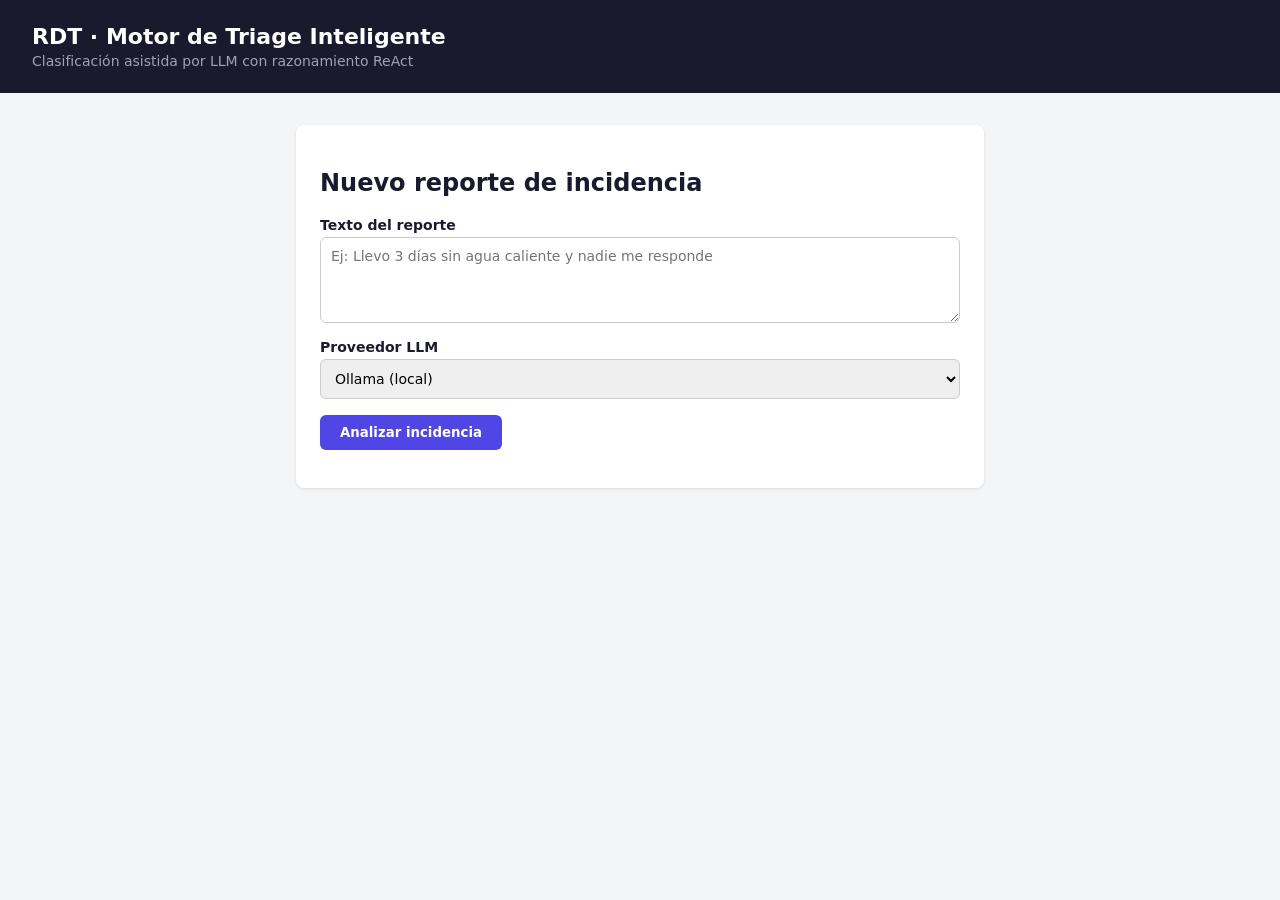
<file: frontend/index.html>
<!DOCTYPE html>
<html lang="es">
<head>
  <meta charset="UTF-8" />
  <title>RDT - Revenue-Driven Triage</title>
  <link rel="stylesheet" href="style.css" />
</head>
<body>
  <header>
    <h1>RDT · Motor de Triage Inteligente</h1>
    <p class="subtitle">Clasificación asistida por LLM con razonamiento ReAct</p>
  </header>

  <main>
    <section class="panel">
      <h2>Nuevo reporte de incidencia</h2>
      <form id="triage-form">
        <label for="feedback_text">Texto del reporte</label>
        <textarea id="feedback_text" rows="4" required
          placeholder="Ej: Llevo 3 días sin agua caliente y nadie me responde"></textarea>

        <label for="provider">Proveedor LLM</label>
        <select id="provider">
          <option value="ollama">Ollama (local)</option>
          <option value="external">Groq (externo)</option>
        </select>

        <button type="submit" id="submit-btn">Analizar incidencia</button>
      </form>
      <p id="status-message"></p>
    </section>

    <section class="panel" id="result-panel" hidden>
      <h2>Resultado del triage</h2>

      <div class="result-grid">
        <div><span class="label">Categoría</span><span id="r-category"></span></div>
        <div><span class="label">Urgencia</span><span id="r-urgency" class="badge"></span></div>
        <div><span class="label">Departamento</span><span id="r-department"></span></div>
      </div>

      <p class="label">Resumen</p>
      <p id="r-summary"></p>

      <p class="label">Razonamiento (ReAct)</p>
      <p id="r-reasoning" class="reasoning-box"></p>

      <p class="label">Métricas</p>
      <div class="metrics-grid">
        <div><span class="label">Latencia</span><span id="m-latency"></span></div>
        <div><span class="label">Tokens in/out</span><span id="m-tokens"></span></div>
        <div><span class="label">Coste estimado</span><span id="m-cost"></span></div>
        <div><span class="label">Proveedor / Modelo</span><span id="m-provider"></span></div>
      </div>

      <div class="hitl-actions">
        <p class="label">Revisión humana</p>
        <button id="approve-btn" class="approve">✓ Aprobar</button>
        <button id="reject-btn" class="reject">✗ Rechazar</button>
        <p id="hitl-status"></p>
      </div>
    </section>
  </main>

  <script src="script.js"></script>
</body>
</html>
</file>
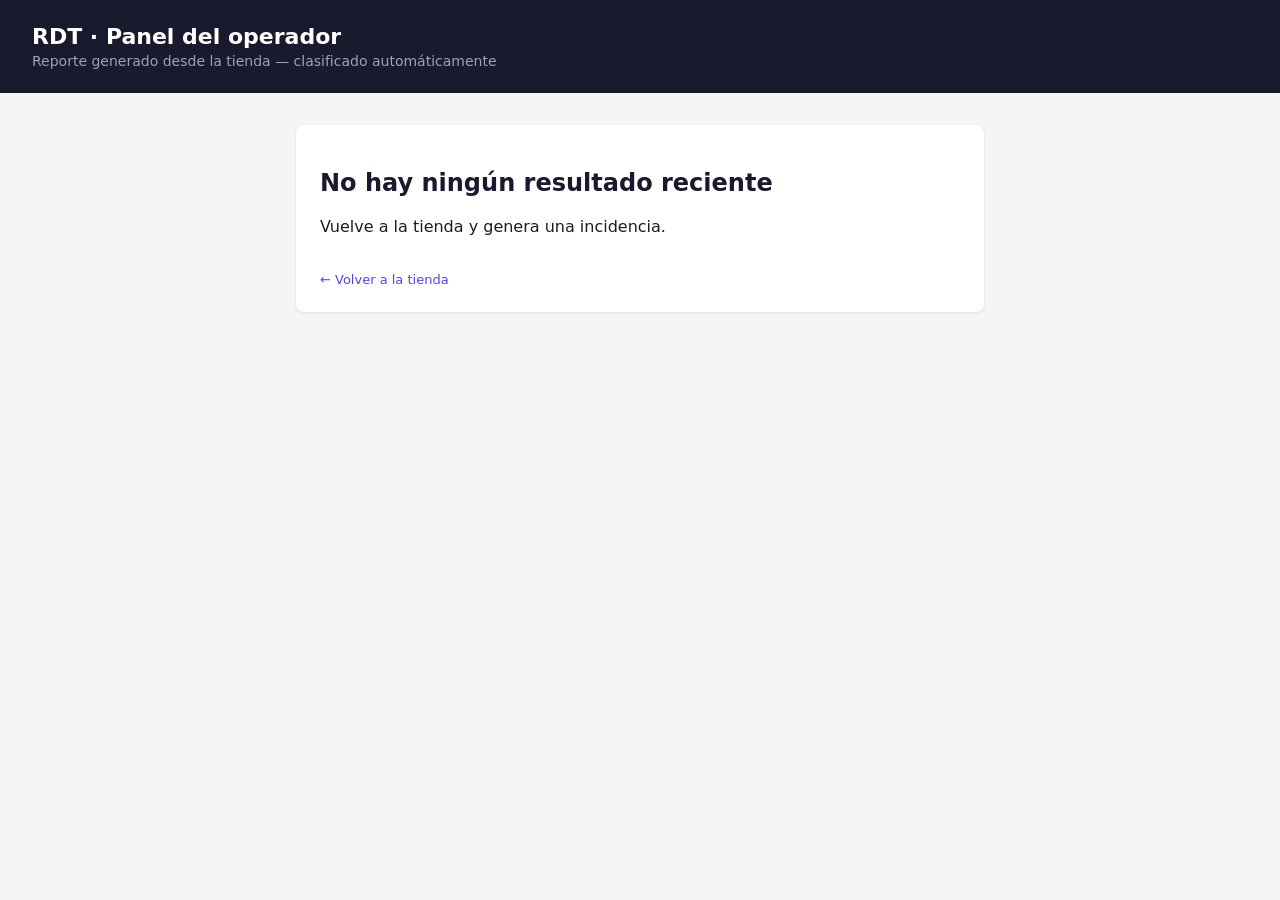
<file: frontend/confirmation.html>
<!DOCTYPE html>
<html lang="es">
<head>
  <meta charset="UTF-8" />
  <title>RDT - Resultado del análisis</title>
  <link rel="stylesheet" href="style.css" />
</head>
<body>
  <header>
    <h1>RDT · Panel del operador</h1>
    <p class="subtitle">Reporte generado desde la tienda — clasificado automáticamente</p>
  </header>

  <main>
    <section class="panel" id="result-panel">
      <h2>Resultado del triage</h2>
      <p class="label">Producto</p>
      <p id="r-product"></p>

      <div class="result-grid">
        <div><span class="label">Categoría</span><span id="r-category"></span></div>
        <div><span class="label">Urgencia</span><span id="r-urgency" class="badge"></span></div>
        <div><span class="label">Departamento</span><span id="r-department"></span></div>
      </div>

      <p class="label">Resumen</p>
      <p id="r-summary"></p>

      <p class="label">Razonamiento (ReAct)</p>
      <p id="r-reasoning" class="reasoning-box"></p>

      <p class="label">Evaluación de riesgo</p>
      <div class="result-grid">
        <div><span class="label">Financial risk</span><span id="risk-financial"></span></div>
        <div><span class="label">Churn risk</span><span id="risk-churn"></span></div>
        <div><span class="label">Risk score</span><span id="risk-score" class="badge"></span></div>
      </div>
      <p class="reasoning-box" id="risk-note" style="font-size: 12px;"></p>

      <p class="label">Decisión</p>
      <div class="result-grid">
        <div><span class="label">Prioridad</span><span id="dec-priority" class="badge"></span></div>
        <div><span class="label">Acción recomendada</span><span id="dec-action"></span></div>
      </div>

      <p class="label">Métricas</p>
      <div class="metrics-grid">
        <div><span class="label">Latencia</span><span id="m-latency"></span></div>
        <div><span class="label">Tokens in/out</span><span id="m-tokens"></span></div>
        <div><span class="label">Coste estimado</span><span id="m-cost"></span></div>
        <div><span class="label">Proveedor / Modelo</span><span id="m-provider"></span></div>
      </div>

      <div class="hitl-actions">
        <p class="label">Revisión humana</p>
        <button id="approve-btn" class="approve">✓ Aprobar</button>
        <button id="reject-btn" class="reject">✗ Rechazar</button>
        <p id="hitl-status"></p>
      </div>

      <a href="shop.html" class="back-link">← Volver a la tienda</a>
    </section>
  </main>

  <script src="confirmation.js"></script>
</body>
</html>
</file>
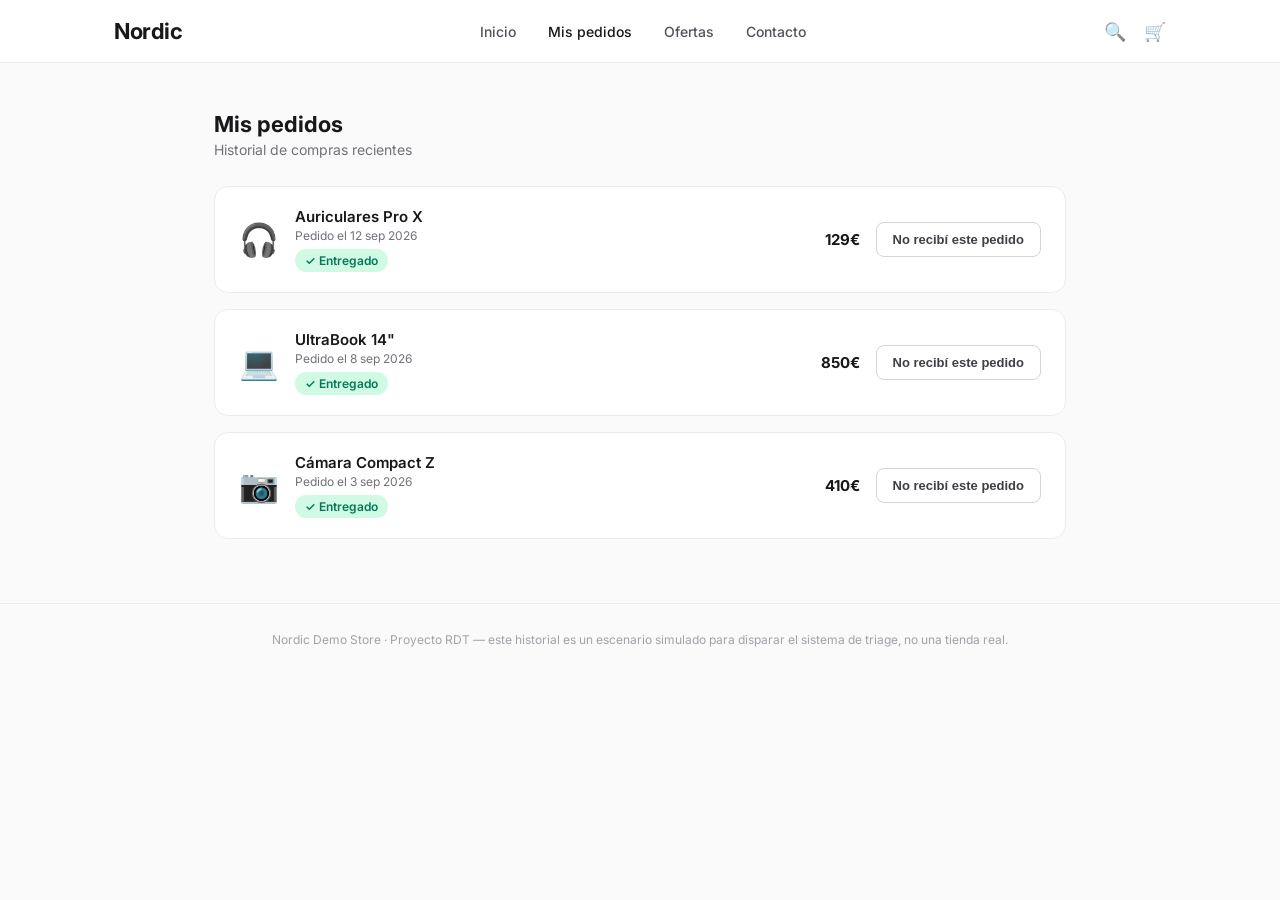
<file: frontend/orders.html>
<!DOCTYPE html>
<html lang="es">
<head>
  <meta charset="UTF-8" />
  <meta name="viewport" content="width=device-width, initial-scale=1.0" />
  <title>Nordic · Mis pedidos</title>
  <link rel="preconnect" href="https://fonts.googleapis.com">
  <link href="https://fonts.googleapis.com/css2?family=Inter:wght@400;500;600;700&display=swap" rel="stylesheet">
  <link rel="stylesheet" href="orders.css" />
</head>
<body>
  <header class="site-header">
    <div class="header-inner">
      <div class="logo">Nordic</div>
      <nav class="main-nav">
        <a href="shop.html">Inicio</a>
        <a href="orders.html" class="active">Mis pedidos</a>
        <a href="#">Ofertas</a>
        <a href="#">Contacto</a>
      </nav>
      <div class="header-icons">
        <span class="icon-btn" aria-hidden="true">🔍</span>
        <span class="icon-btn" aria-hidden="true">🛒</span>
      </div>
    </div>
  </header>

  <main class="orders-main">
    <div class="section-heading">
      <h2>Mis pedidos</h2>
      <p>Historial de compras recientes</p>
    </div>

    <div id="orders-list"></div>
  </main>

  <footer class="site-footer">
    <p>Nordic Demo Store · Proyecto RDT — este historial es un escenario simulado para disparar el sistema de triage, no una tienda real.</p>
  </footer>

  <div id="report-modal" class="modal-overlay" hidden>
    <div class="modal-box">
      <div id="modal-checking">
        <div class="spinner"></div>
        <p>Verificando estado del pedido...</p>
      </div>

      <div id="modal-mismatch" hidden>
        <div class="error-icon" aria-hidden="true">!</div>
        <h2>Pedido marcado como entregado</h2>
        <p class="modal-product-name" id="modal-order-name"></p>
        <div class="mismatch-box">
          Nuestro sistema indica que este pedido fue entregado el <strong id="modal-delivery-date"></strong>.
        </div>
        <label class="modal-hint" for="report-text">Cuéntanos qué pasó y lo revisaremos</label>
        <textarea id="report-text" rows="3"
          placeholder="Ej: No he recibido nada en mi domicilio, revisé con vecinos y portería..."></textarea>
        <p id="report-status"></p>
      </div>
    </div>
  </div>

  <script src="orders.js"></script>
</body>
</html>
</file>
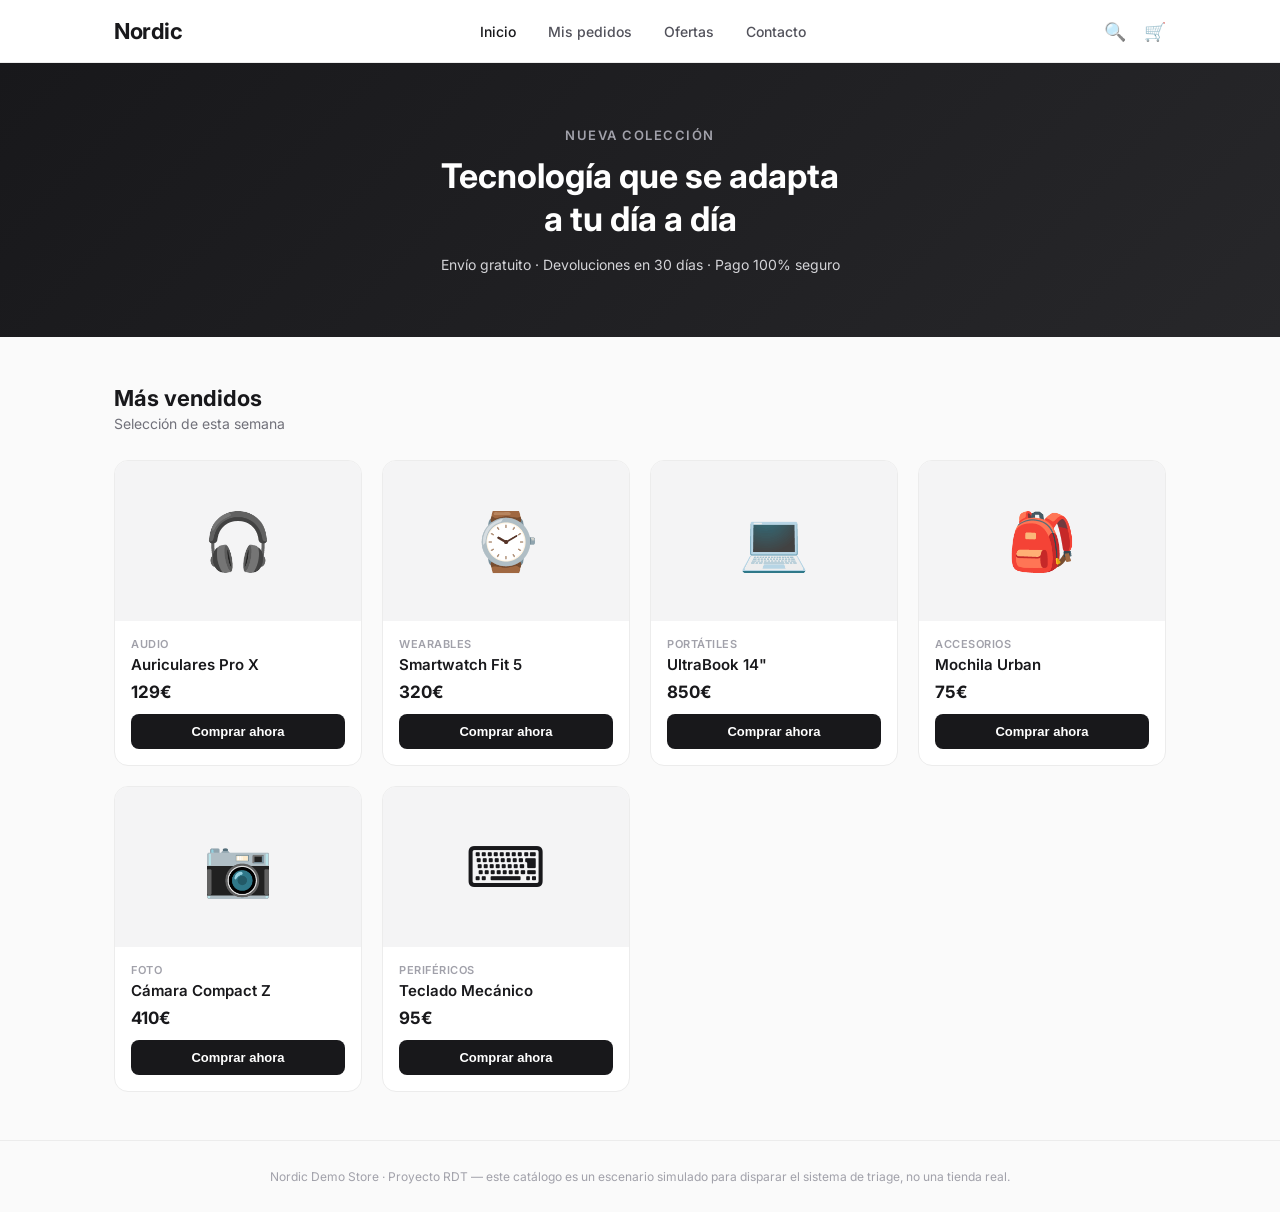
<file: frontend/shop.html>
<!DOCTYPE html>
<html lang="es">
<head>
  <meta charset="UTF-8" />
  <meta name="viewport" content="width=device-width, initial-scale=1.0" />
  <title>Nordic · Tienda</title>
  <link rel="preconnect" href="https://fonts.googleapis.com">
  <link href="https://fonts.googleapis.com/css2?family=Inter:wght@400;500;600;700&display=swap" rel="stylesheet">
  <link rel="stylesheet" href="shop.css" />
</head>
<body>
  <header class="site-header">
    <div class="header-inner">
      <div class="logo">Nordic</div>
      <nav class="main-nav">
        <a href="#" class="active">Inicio</a>
        <a href="orders.html">Mis pedidos</a>
        <a href="#">Ofertas</a>
        <a href="#">Contacto</a>
      </nav>
      <div class="header-icons">
        <span class="icon-btn" aria-hidden="true">🔍</span>
        <span class="icon-btn" aria-hidden="true">🛒</span>
      </div>
    </div>
  </header>

  <section class="hero">
    <div class="hero-inner">
      <p class="hero-eyebrow">Nueva colección</p>
      <h1>Tecnología que se adapta<br>a tu día a día</h1>
      <p class="hero-sub">Envío gratuito · Devoluciones en 30 días · Pago 100% seguro</p>
    </div>
  </section>

  <main class="shop-main">
    <div class="section-heading">
      <h2>Más vendidos</h2>
      <p>Selección de esta semana</p>
    </div>

    <div class="product-grid" id="product-grid"></div>
  </main>

  <footer class="site-footer">
    <p>Nordic Demo Store · Proyecto RDT — este catálogo es un escenario simulado para disparar el sistema de triage, no una tienda real.</p>
  </footer>

  <div id="payment-modal" class="modal-overlay" hidden>
    <div class="modal-box">
      <div id="modal-processing">
        <div class="spinner"></div>
        <p>Procesando pago...</p>
      </div>

      <div id="modal-failed" hidden>
        <div class="error-icon" aria-hidden="true">!</div>
        <h2>No se pudo procesar el pago</h2>
        <p class="modal-product-name" id="modal-product-name"></p>
        <label class="modal-hint" for="complaint-text">Cuéntanos qué pasó y lo revisaremos</label>
        <textarea id="complaint-text" rows="3"
          placeholder="Ej: Llevo varios intentos y no me deja pagar con mi tarjeta..."></textarea>
        <p id="complaint-status"></p>
      </div>
    </div>
  </div>

  <script src="shop.js"></script>
</body>
</html>
</file>
<file: frontend/style.css>
* { box-sizing: border-box; font-family: system-ui, sans-serif; }
body { margin: 0; background: #f4f5f7; color: #1a1a2e; }

header {
  background: #1a1a2e;
  color: white;
  padding: 24px 32px;
}
header h1 { margin: 0; font-size: 22px; }
.subtitle { margin: 4px 0 0; color: #a0a0b8; font-size: 14px; }

main {
  max-width: 720px;
  margin: 32px auto;
  padding: 0 16px;
  display: flex;
  flex-direction: column;
  gap: 24px;
}

.panel {
  background: white;
  border-radius: 8px;
  padding: 24px;
  box-shadow: 0 1px 3px rgba(0,0,0,0.1);
}

label { display: block; margin: 12px 0 4px; font-weight: 600; font-size: 14px; }
textarea, select {
  width: 100%;
  padding: 10px;
  border: 1px solid #ccc;
  border-radius: 6px;
  font-size: 14px;
}

button {
  margin-top: 16px;
  padding: 10px 20px;
  border: none;
  border-radius: 6px;
  background: #4f46e5;
  color: white;
  font-weight: 600;
  cursor: pointer;
}
button:hover { background: #4338ca; }
button:disabled { background: #a5a5c0; cursor: not-allowed; }

#status-message { color: #d97706; font-size: 14px; margin-top: 8px; }

.result-grid, .metrics-grid {
  display: grid;
  grid-template-columns: repeat(3, 1fr);
  gap: 12px;
  margin-bottom: 16px;
}
.metrics-grid { grid-template-columns: repeat(2, 1fr); }

.label { display: block; font-size: 12px; color: #6b7280; text-transform: uppercase; margin-top: 12px; }

.badge {
  display: inline-block;
  padding: 2px 10px;
  border-radius: 12px;
  font-weight: 700;
  font-size: 13px;
}

.reasoning-box {
  background: #f9fafb;
  border-left: 3px solid #4f46e5;
  padding: 12px;
  border-radius: 4px;
  font-size: 14px;
  color: #374151;
}

.hitl-actions { margin-top: 20px; border-top: 1px solid #e5e7eb; padding-top: 16px; }
.approve { background: #16a34a; }
.approve:hover { background: #15803d; }
.reject { background: #dc2626; margin-left: 8px; }
.reject:hover { background: #b91c1c; }

#hitl-status { margin-top: 10px; font-weight: 600; }

.back-link { display: inline-block; margin-top: 20px; color: #4f46e5; font-size: 13px; text-decoration: none; }
.back-link:hover { text-decoration: underline; }
</file>
<file: frontend/orders.css>
@import "shop.css";

.orders-main { max-width: 900px; margin: 0 auto; padding: 48px 24px; }

.order-card {
  background: white;
  border: 1px solid #ececec;
  border-radius: 14px;
  padding: 20px 24px;
  display: flex;
  align-items: center;
  justify-content: space-between;
  gap: 20px;
  margin-bottom: 16px;
}

.order-info { display: flex; align-items: center; gap: 16px; }
.order-emoji { font-size: 32px; }
.order-name { font-weight: 600; font-size: 15px; }
.order-date { color: #71717a; font-size: 12px; margin-top: 2px; }

.order-status {
  display: inline-flex; align-items: center; gap: 6px;
  background: #d1fae5; color: #047857;
  padding: 4px 10px; border-radius: 20px;
  font-size: 12px; font-weight: 600;
  margin-top: 6px;
}

.order-actions { display: flex; align-items: center; gap: 16px; }
.order-price { font-weight: 700; font-size: 15px; }

.report-btn {
  padding: 9px 16px;
  border: 1px solid #d4d4d8;
  border-radius: 8px;
  background: white;
  color: #3f3f46;
  font-weight: 600;
  font-size: 13px;
  cursor: pointer;
  transition: all 0.15s;
  white-space: nowrap;
}
.report-btn:hover { border-color: #18181b; color: #18181b; }

.mismatch-box {
  background: #fef2f2;
  border: 1px solid #fecaca;
  border-radius: 8px;
  padding: 10px 12px;
  font-size: 13px;
  color: #991b1b;
  text-align: left;
  margin-bottom: 14px;
}

.modal-overlay[hidden] { display: none; }

#report-text {
  width: 100%;
  padding: 10px;
  border-radius: 8px;
  border: 1px solid #d4d4d8;
  font-size: 14px;
  font-family: inherit;
  resize: none;
}
#report-text:focus { outline: none; border-color: #18181b; }
</file>
<file: frontend/shop.css>
* { box-sizing: border-box; margin: 0; padding: 0; }
body { font-family: 'Inter', system-ui, sans-serif; background: #fafafa; color: #18181b; }

.site-header { background: white; border-bottom: 1px solid #ececec; position: sticky; top: 0; z-index: 10; }
.header-inner {
  max-width: 1100px; margin: 0 auto; padding: 18px 24px;
  display: flex; align-items: center; justify-content: space-between;
}
.logo { font-weight: 700; font-size: 22px; letter-spacing: -0.5px; }

.main-nav { display: flex; gap: 32px; }
.main-nav a { color: #52525b; text-decoration: none; font-size: 14px; font-weight: 500; transition: color 0.15s; }
.main-nav a:hover, .main-nav a.active { color: #18181b; }

.header-icons { display: flex; gap: 18px; font-size: 18px; }
.icon-btn { cursor: pointer; opacity: 0.75; transition: opacity 0.15s; }
.icon-btn:hover { opacity: 1; }

.hero {
  background: linear-gradient(135deg, #18181b 0%, #27272a 100%);
  color: white;
  padding: 64px 24px;
  text-align: center;
}
.hero-inner { max-width: 600px; margin: 0 auto; }
.hero-eyebrow { font-size: 13px; text-transform: uppercase; letter-spacing: 1.5px; color: #a1a1aa; margin-bottom: 12px; font-weight: 600; }
.hero h1 { font-size: 34px; font-weight: 700; line-height: 1.25; margin-bottom: 16px; }
.hero-sub { color: #d4d4d8; font-size: 14px; }

.shop-main { max-width: 1100px; margin: 0 auto; padding: 48px 24px; }
.section-heading { margin-bottom: 28px; }
.section-heading h2 { font-size: 22px; font-weight: 700; }
.section-heading p { color: #71717a; font-size: 14px; margin-top: 4px; }

.product-grid {
  display: grid;
  grid-template-columns: repeat(auto-fill, minmax(220px, 1fr));
  gap: 20px;
}

.product-card {
  background: white;
  border-radius: 14px;
  border: 1px solid #ececec;
  overflow: hidden;
  transition: box-shadow 0.2s, transform 0.2s;
}
.product-card:hover { box-shadow: 0 8px 24px rgba(0,0,0,0.08); transform: translateY(-2px); }

.product-image {
  height: 160px;
  display: flex; align-items: center; justify-content: center;
  font-size: 56px;
  background: #f4f4f5;
}

.product-body { padding: 16px; }
.product-category { font-size: 11px; text-transform: uppercase; color: #a1a1aa; font-weight: 600; letter-spacing: 0.5px; }
.product-name { font-weight: 600; font-size: 15px; margin: 4px 0 8px; }
.product-price-row { display: flex; align-items: baseline; justify-content: space-between; margin-bottom: 12px; }
.product-price { font-weight: 700; font-size: 17px; }

.buy-btn {
  width: 100%;
  padding: 10px;
  border: none;
  border-radius: 8px;
  background: #18181b;
  color: white;
  font-weight: 600;
  font-size: 13px;
  cursor: pointer;
  transition: background 0.15s;
}
.buy-btn:hover { background: #3f3f46; }
.buy-btn:active { transform: scale(0.98); }

.site-footer {
  text-align: center;
  padding: 28px 24px;
  color: #a1a1aa;
  font-size: 12px;
  border-top: 1px solid #ececec;
}

.modal-overlay {
  position: fixed; inset: 0;
  background: rgba(0,0,0,0.55);
  display: flex; align-items: center; justify-content: center;
  z-index: 100;
}
.modal-box { background: white; border-radius: 16px; padding: 32px; width: 380px; text-align: center; }

.spinner {
  width: 36px; height: 36px;
  border: 3px solid #ececec;
  border-top-color: #18181b;
  border-radius: 50%;
  margin: 0 auto 16px;
  animation: spin 0.7s linear infinite;
}
@keyframes spin { to { transform: rotate(360deg); } }

.error-icon {
  width: 44px; height: 44px;
  background: #fee2e2; color: #dc2626;
  border-radius: 50%;
  display: flex; align-items: center; justify-content: center;
  font-size: 20px; font-weight: 800;
  margin: 0 auto 14px;
}

.modal-product-name { color: #71717a; font-size: 13px; margin-top: 4px; margin-bottom: 4px; }
.modal-hint { display: block; text-align: left; font-weight: 600; font-size: 13px; margin: 16px 0 6px; }
#complaint-text { width: 100%; padding: 10px; border-radius: 8px; border: 1px solid #d4d4d8; font-size: 14px; font-family: inherit; resize: none; }
#complaint-text:focus { outline: none; border-color: #18181b; }
#complaint-status { font-size: 12px; color: #71717a; margin-top: 8px; min-height: 16px; }

.modal-overlay[hidden] { display: none; }
</file>
